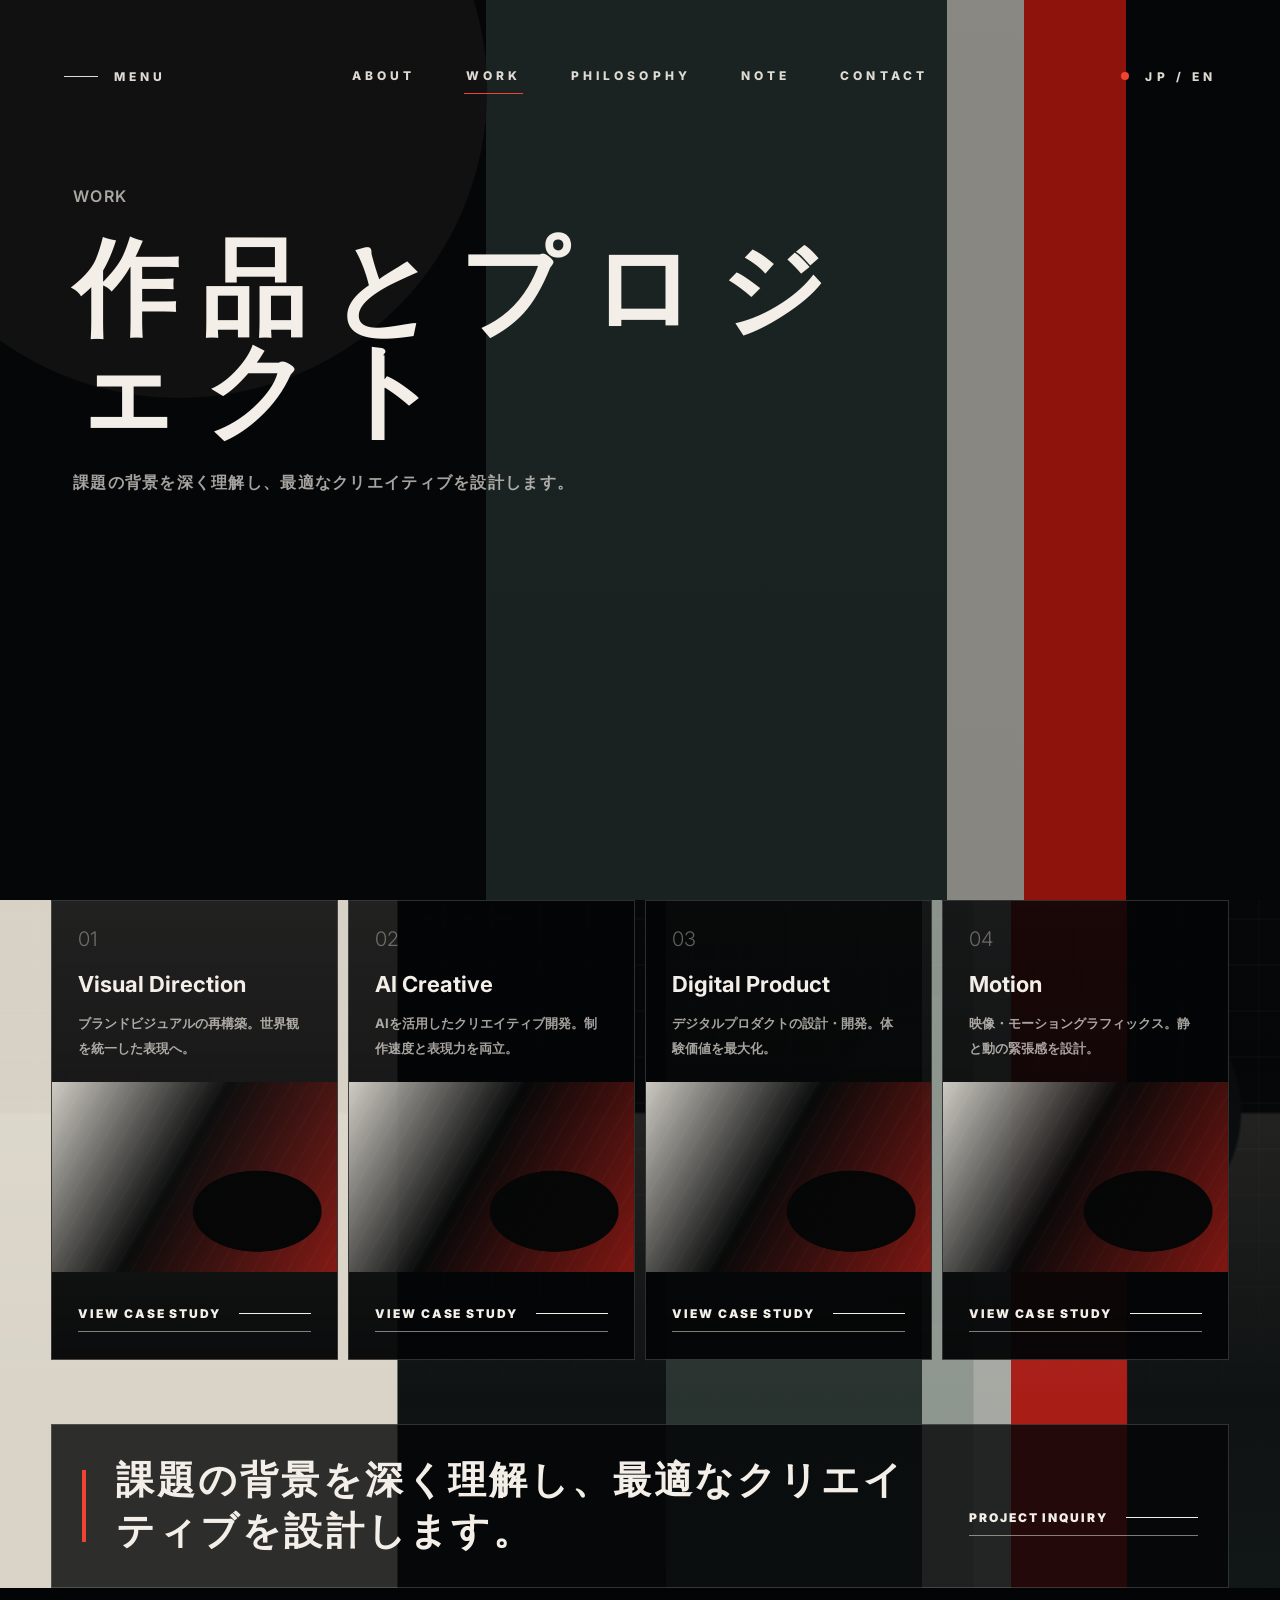
<file: about.html>
<!doctype html>
<html lang="ja">
  <head>
    <meta charset="utf-8" />
    <meta name="viewport" content="width=device-width, initial-scale=1" />
    <title>About | Hiro Sasaki</title>
    <link rel="stylesheet" href="./styles.css" />
  </head>
  <body class="page about" data-next="./work.html">
    <header class="site-header">
      <a class="menu-link" href="./index.html"><span></span>Menu</a>
      <nav class="site-nav" aria-label="Primary navigation">
        <a class="active" href="./about.html">About</a>
        <a href="./work.html">Work</a>
        <a href="./philosophy.html">Philosophy</a>
        <a href="./note.html">Note</a>
        <a href="./contact.html">Contact</a>
      </nav>
      <a class="lang-link" href="./en/about.html"><i></i>JP / EN</a>
    </header>
    <main>
      <section class="page-hero split">
        <div>
          <p class="kicker">About</p>
          <h1>美意識と探究心を、すべての表現に。</h1>
          <p>格闘技を通じて培った集中力と、細部へのこだわりを軸に、映像・ビジュアル・クリエイティブの領域で表現を続けています。</p>
        </div>
        <div class="page-art about-art" aria-hidden="true"></div>
      </section>
      <section class="text-grid">
        <article><span>01</span><h2>Origin</h2><p>身体で覚えた緊張感、準備、決断。そのすべてを表現の強度に変えています。</p></article>
        <article><span>02</span><h2>Vision</h2><p>見た目の派手さではなく、記憶に残る空気と構造を作ることを大切にしています。</p></article>
        <article><span>03</span><h2>Mode</h2><p>静けさ、余白、黒、赤、水面。相反する要素を組み合わせて、独自の存在感を作ります。</p></article>
      </section>
    </main>
    <script src="./script.js"></script>
  </body>
</html>
</file>
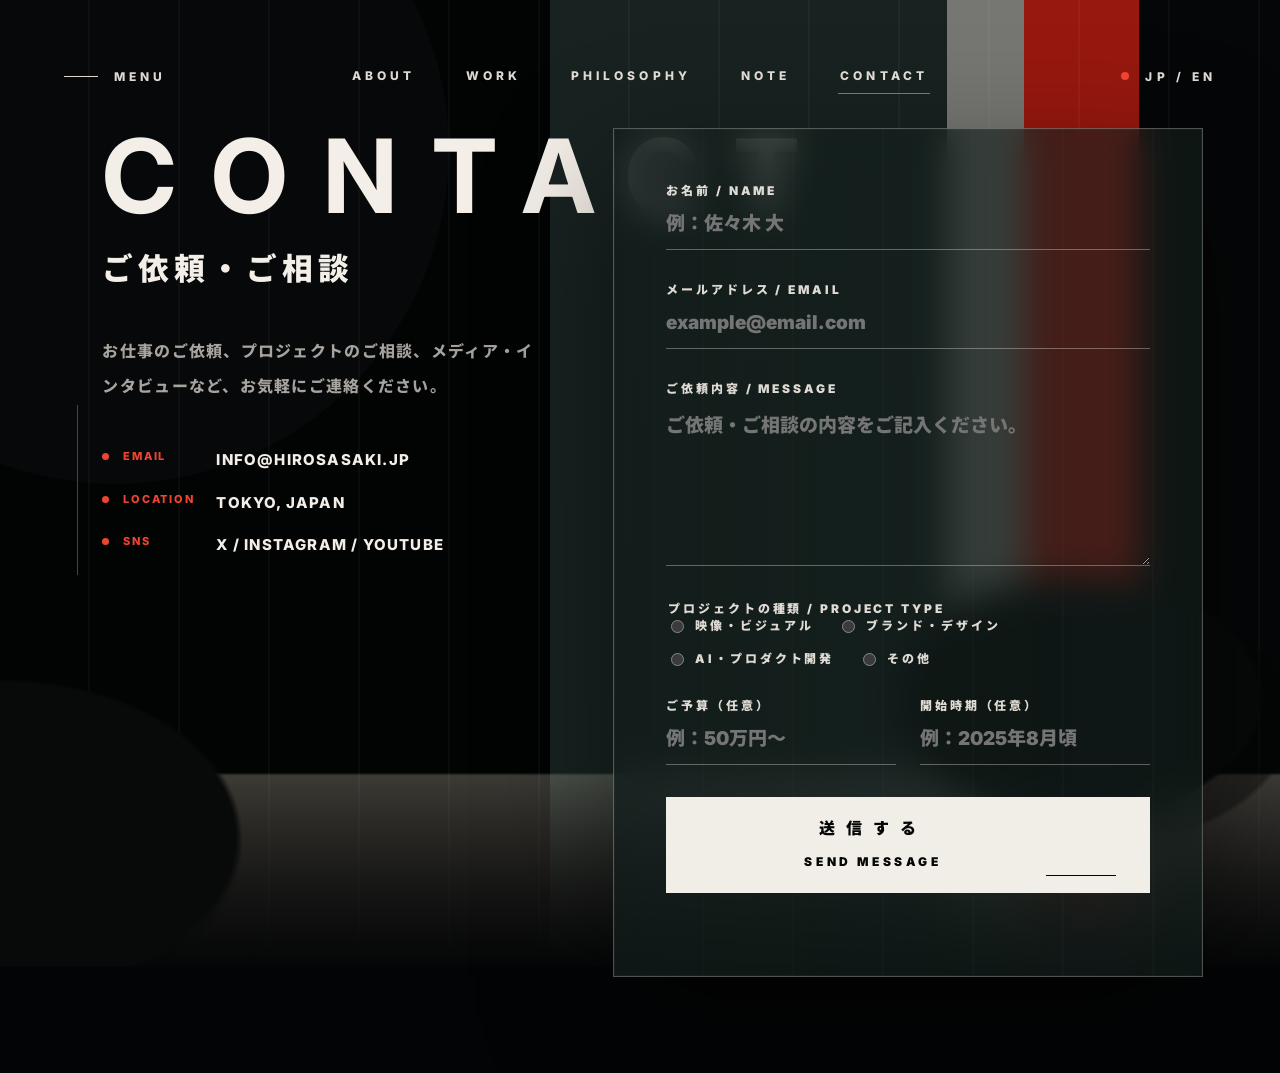
<file: contact.html>
<!doctype html>
<html lang="ja">
  <head>
    <meta charset="utf-8" />
    <meta name="viewport" content="width=device-width, initial-scale=1" />
    <title>Contact | Hiro Sasaki</title>
    <link rel="stylesheet" href="./styles.css" />
  </head>
  <body class="page contact">
    <header class="site-header">
      <a class="menu-link" href="./index.html"><span></span>Menu</a>
      <nav class="site-nav" aria-label="Primary navigation">
        <a href="./about.html">About</a><a href="./work.html">Work</a><a href="./philosophy.html">Philosophy</a><a href="./note.html">Note</a><a class="active" href="./contact.html">Contact</a>
      </nav>
      <a class="lang-link" href="./en/contact.html"><i></i>JP / EN</a>
    </header>
    <main>
      <section class="contact-layout">
        <aside>
          <p class="kicker">Contact</p>
          <h1>Contact</h1>
          <p class="contact-subtitle">ご依頼・ご相談</p>
          <p>お仕事のご依頼、プロジェクトのご相談、メディア・インタビューなど、お気軽にご連絡ください。</p>
          <dl><dt>Email</dt><dd>info@hirosasaki.jp</dd><dt>Location</dt><dd>Tokyo, Japan</dd><dt>SNS</dt><dd>X / Instagram / YouTube</dd></dl>
        </aside>
        <form class="contact-form" id="contact-form">
          <label>お名前 / Name<input name="name" autocomplete="name" placeholder="例：佐々木 大" required /></label>
          <label>メールアドレス / Email<input type="email" name="email" autocomplete="email" placeholder="example@email.com" required /></label>
          <label>ご依頼内容 / Message<textarea name="message" placeholder="ご依頼・ご相談の内容をご記入ください。" required></textarea></label>
          <fieldset><legend>プロジェクトの種類 / Project type</legend><label><input type="radio" name="type" />映像・ビジュアル</label><label><input type="radio" name="type" />ブランド・デザイン</label><label><input type="radio" name="type" />AI・プロダクト開発</label><label><input type="radio" name="type" />その他</label></fieldset>
          <div class="form-row"><label>ご予算（任意）<input name="budget" placeholder="例：50万円〜" /></label><label>開始時期（任意）<input name="start" placeholder="例：2025年8月頃" /></label></div>
          <button type="submit">送信する <span>Send message</span></button>
          <p class="form-status" role="status" aria-live="polite"></p>
        </form>
      </section>
    </main>
    <script src="./script.js"></script>
  </body>
</html>
</file>
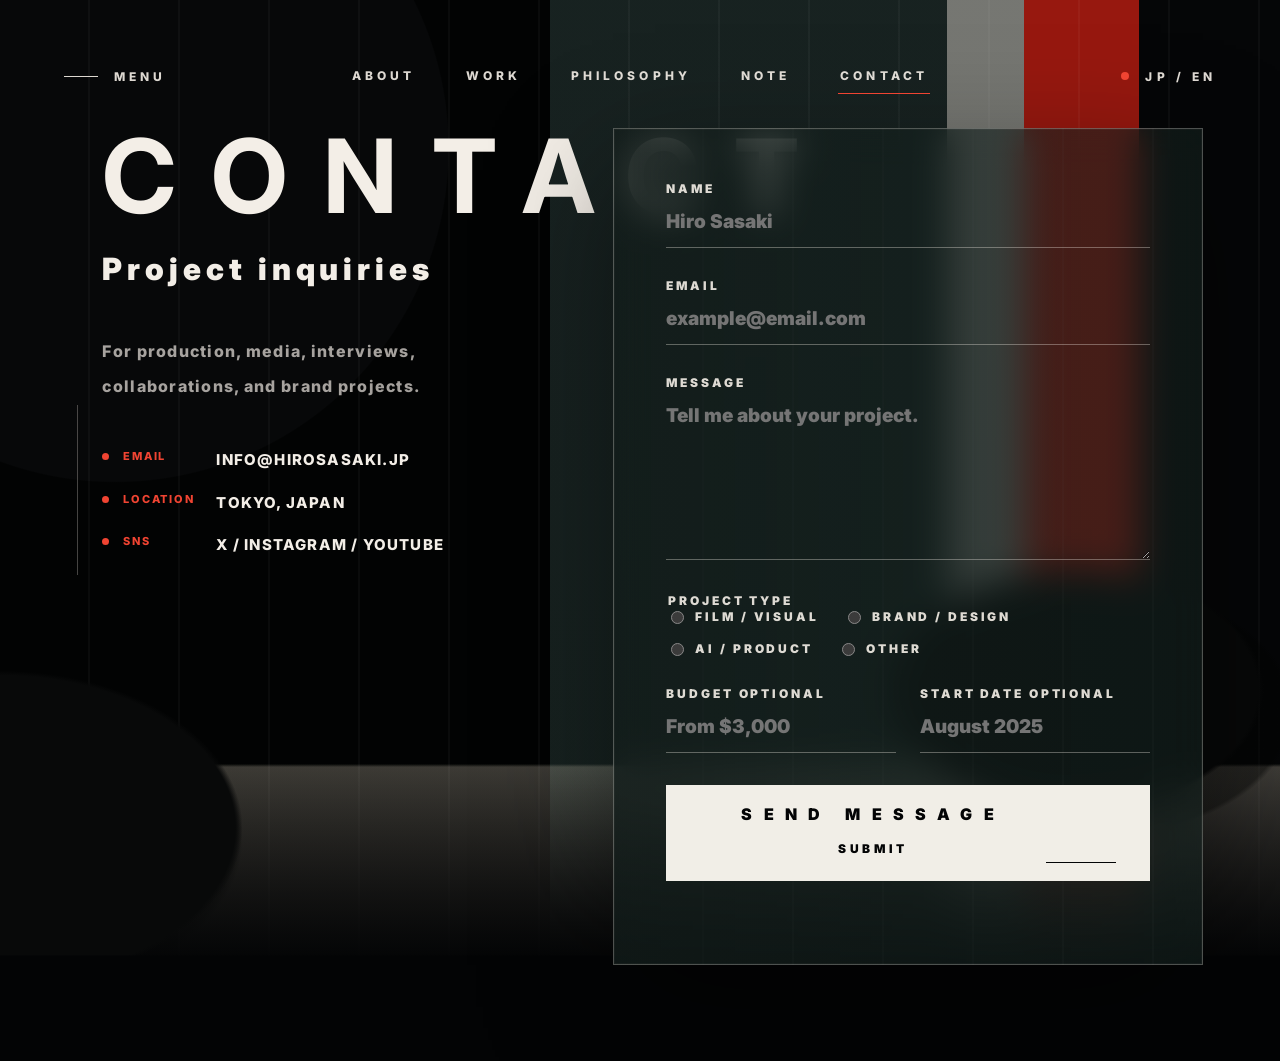
<file: en/contact.html>
<!doctype html>
<html lang="en">
  <head><meta charset="utf-8" /><meta name="viewport" content="width=device-width, initial-scale=1" /><title>Contact | Hiro Sasaki</title><link rel="stylesheet" href="../styles.css" /></head>
  <body class="page contact en">
    <header class="site-header"><a class="menu-link" href="./index.html"><span></span>Menu</a><nav class="site-nav"><a href="./about.html">About</a><a href="./work.html">Work</a><a href="./philosophy.html">Philosophy</a><a href="./note.html">Note</a><a class="active" href="./contact.html">Contact</a></nav><a class="lang-link" href="../contact.html"><i></i>JP / EN</a></header>
    <main><section class="contact-layout"><aside><p class="kicker">Contact</p><h1>Contact</h1><p class="contact-subtitle">Project inquiries</p><p>For production, media, interviews, collaborations, and brand projects.</p><dl><dt>Email</dt><dd>info@hirosasaki.jp</dd><dt>Location</dt><dd>Tokyo, Japan</dd><dt>SNS</dt><dd>X / Instagram / YouTube</dd></dl></aside><form class="contact-form" id="contact-form"><label>Name<input name="name" autocomplete="name" placeholder="Hiro Sasaki" required /></label><label>Email<input type="email" name="email" autocomplete="email" placeholder="example@email.com" required /></label><label>Message<textarea name="message" placeholder="Tell me about your project." required></textarea></label><fieldset><legend>Project type</legend><label><input type="radio" name="type" />Film / Visual</label><label><input type="radio" name="type" />Brand / Design</label><label><input type="radio" name="type" />AI / Product</label><label><input type="radio" name="type" />Other</label></fieldset><div class="form-row"><label>Budget optional<input name="budget" placeholder="From $3,000" /></label><label>Start date optional<input name="start" placeholder="August 2025" /></label></div><button type="submit">Send message <span>Submit</span></button><p class="form-status" role="status" aria-live="polite"></p></form></section></main><script src="../script.js"></script>
  </body>
</html>
</file>
<file: styles.css>
@import url("https://fonts.googleapis.com/css2?family=Inter:wght@400;600;700;800;900&family=Noto+Sans+JP:wght@400;500;700;900&family=Noto+Serif+JP:wght@500;700&display=swap");

:root {
  color-scheme: dark;
  --bg: #030405;
  --ink: #f3eee7;
  --muted: rgba(243, 238, 231, 0.68);
  --soft: rgba(243, 238, 231, 0.44);
  --faint: rgba(243, 238, 231, 0.18);
  --hairline: rgba(243, 238, 231, 0.28);
  --red: #f04432;
  --glass: rgba(18, 30, 28, 0.58);
  --panel: rgba(2, 4, 5, 0.86);
}

* { box-sizing: border-box; }

main,
section,
article,
aside,
form,
div {
  min-width: 0;
}

html {
  scroll-behavior: smooth;
  scroll-snap-type: y proximity;
}

body {
  margin: 0;
  min-width: 320px;
  overflow-x: hidden;
  background: var(--bg);
  color: var(--ink);
  font-family: Inter, "Noto Sans JP", system-ui, sans-serif;
  letter-spacing: 0;
  opacity: 0;
  transform: translateY(10px);
  transition: opacity .45s ease, transform .45s ease, filter .28s ease;
}

body.is-loaded {
  opacity: 1;
  transform: translateY(0);
}

body.is-leaving {
  opacity: 0;
  filter: blur(10px);
  transform: translateY(-8px);
}

body::before {
  position: fixed;
  inset: 0;
  z-index: -3;
  content: "";
  background:
    linear-gradient(90deg, rgba(245, 238, 224, .88) 0 31%, transparent 31.1%),
    radial-gradient(circle at 31% 15%, #050607 0 24vw, transparent 24.1vw),
    linear-gradient(90deg, transparent 0 52%, rgba(90, 110, 101, .34) 52% 76%, transparent 76.1%),
    linear-gradient(90deg, transparent 0 72%, rgba(224, 226, 217, .72) 72% 79%, #a71912 79% 88%, transparent 88.1%),
    linear-gradient(180deg, #0a0d0e 0, #050607 67%, #0d1111 100%);
}

body::after {
  position: fixed;
  inset: 0;
  z-index: -2;
  pointer-events: none;
  content: "";
  background:
    radial-gradient(ellipse at 87% 70%, rgba(4, 5, 5, .98) 0 8%, transparent 8.2%),
    radial-gradient(ellipse at 75% 73%, rgba(5, 6, 6, .98) 0 10%, transparent 10.3%),
    linear-gradient(180deg, transparent 0 70%, rgba(210, 201, 182, .14) 70.2%, rgba(5, 6, 6, .86) 88%),
    repeating-linear-gradient(90deg, transparent 0 34px, rgba(255,255,255,.025) 35px, transparent 36px),
    repeating-linear-gradient(180deg, transparent 0 44px, rgba(255,255,255,.035) 45px, transparent 46px);
  mix-blend-mode: screen;
}

a { color: inherit; text-decoration: none; }
img { display: block; }

.site-header {
  position: fixed;
  top: 0;
  left: 0;
  right: 0;
  z-index: 30;
  display: grid;
  grid-template-columns: minmax(120px, .5fr) minmax(0, 1fr) minmax(120px, .5fr);
  align-items: center;
  padding: clamp(28px, 4.8vw, 58px) clamp(30px, 5vw, 72px);
  pointer-events: auto;
}

.menu-link,
.lang-link,
.site-nav {
  display: flex;
  align-items: center;
  gap: 16px;
  color: rgba(245, 240, 232, .9);
  font-size: 12px;
  font-weight: 800;
  letter-spacing: .34em;
  text-transform: uppercase;
}

.menu-link span {
  width: 34px;
  height: 1px;
  background: currentColor;
}

.lang-link { justify-content: flex-end; }
.lang-link i {
  width: 8px;
  height: 8px;
  border-radius: 50%;
  background: var(--red);
}

.site-nav {
  justify-content: center;
  gap: clamp(26px, 3.6vw, 62px);
}

.site-nav a {
  position: relative;
  display: inline-flex;
  min-height: 36px;
  align-items: center;
  padding: 8px 2px 10px;
}

.site-nav a::after {
  position: absolute;
  left: 0;
  right: 0;
  bottom: 0;
  height: 1px;
  content: "";
  background: var(--red);
  transform: scaleX(0);
  transition: transform .24s ease;
}

.site-nav a:hover::after,
.site-nav a.active::after {
  transform: scaleX(1);
}

main { min-height: 100svh; }

.hero {
  position: relative;
  min-height: 100svh;
  overflow: hidden;
  scroll-snap-align: start;
}

.hero-art {
  position: absolute;
  inset: 0;
  z-index: -1;
  overflow: hidden;
  background:
    linear-gradient(90deg, rgba(245, 238, 224, .88) 0 32%, transparent 32.2%),
    radial-gradient(circle at 34% 16%, #050607 0 25.5vw, transparent 25.6vw),
    linear-gradient(90deg, transparent 0 52%, rgba(86, 110, 101, .32) 52% 73%, rgba(232,230,220,.76) 73% 79%, #9d160f 79% 88%, rgba(6,7,7,.94) 88%),
    linear-gradient(180deg, #080a0b 0, #060707 62%, #101414 100%);
}

.hero-art::before,
.hero-art::after {
  position: absolute;
  content: "";
  pointer-events: none;
}

.hero-art::before {
  inset: 0;
  background:
    linear-gradient(165deg, rgba(255,255,255,.38) 0 10%, transparent 10.2% 100%),
    radial-gradient(ellipse at 91% 63%, #111 0 9%, transparent 9.3%),
    radial-gradient(ellipse at 77% 69%, #080909 0 8%, transparent 8.4%),
    linear-gradient(180deg, transparent 0 69%, rgba(222,211,190,.12) 69.2%, rgba(4,5,5,.9) 92%),
    repeating-linear-gradient(90deg, transparent 0 30px, rgba(255,255,255,.042) 31px, transparent 33px),
    repeating-linear-gradient(180deg, transparent 0 52px, rgba(255,255,255,.028) 53px, transparent 54px);
  mix-blend-mode: screen;
}

.hero-art::after {
  inset: 0;
  background:
    linear-gradient(100deg, rgba(0,0,0,.16), transparent 30%, rgba(0,0,0,.46) 100%),
    radial-gradient(circle at 12% 21%, rgba(0,0,0,.22), transparent 19%);
}

.hero-copy {
  position: absolute;
  left: clamp(36px, 11vw, 180px);
  top: 43%;
  transform: translateY(-50%);
  width: min(760px, 66vw);
}

.hero-rule {
  position: absolute;
  left: -82px;
  top: -36px;
  width: 1px;
  height: 360px;
  background: rgba(245, 240, 232, .44);
}

h1, h2, h3, p, figure { margin-top: 0; }

.hero h1 {
  margin: 0 0 24px;
  font-family: "Noto Serif JP", Georgia, serif;
  font-size: clamp(68px, 7.2vw, 122px);
  font-weight: 500;
  line-height: 1;
  letter-spacing: .2em;
}

.hero h1 span,
.hero h1 small { display: block; }

.hero h1 small {
  margin-top: 18px;
  font-family: Inter, sans-serif;
  font-size: clamp(24px, 2.2vw, 34px);
  font-weight: 600;
  letter-spacing: .56em;
  text-transform: uppercase;
}

.jp-line,
.en-line {
  margin: 0;
  font-size: 13px;
  font-weight: 700;
  letter-spacing: .28em;
}

.en-line {
  margin-top: 15px;
  color: var(--muted);
  text-transform: uppercase;
}

.hero-contact {
  position: absolute;
  right: clamp(32px, 7vw, 96px);
  bottom: clamp(42px, 7vw, 92px);
  display: flex;
  align-items: center;
  gap: 22px;
  font-size: 12px;
  font-weight: 900;
  letter-spacing: .32em;
  text-transform: uppercase;
}

.hero-contact span,
.scroll-cue i,
.panel-row a::after,
.work-grid a::after,
.statement a::after {
  display: block;
  width: 72px;
  height: 1px;
  background: currentColor;
  content: "";
}

.scroll-cue {
  position: absolute;
  left: clamp(26px, 6vw, 96px);
  bottom: clamp(28px, 6vw, 74px);
  display: grid;
  justify-items: center;
  gap: 12px;
  color: var(--muted);
  font-size: 11px;
  font-weight: 900;
  letter-spacing: .18em;
  text-transform: uppercase;
}

.scroll-cue i {
  width: 1px;
  height: 44px;
}

.panel-row {
  display: grid;
  grid-template-columns: repeat(3, minmax(0, 1fr));
  min-height: 335px;
  border-top: 1px solid var(--faint);
  border-bottom: 1px solid var(--faint);
  background: #030405;
  scroll-snap-align: start;
}

.panel-row article {
  position: relative;
  min-height: 335px;
  border-right: 1px solid var(--faint);
  padding: clamp(30px, 3.2vw, 54px);
  overflow: hidden;
}

.panel-row article:nth-child(1)::after,
.panel-row article:nth-child(2)::after,
.panel-row article:nth-child(3)::after {
  position: absolute;
  inset: auto 0 0 auto;
  width: 38%;
  height: 100%;
  content: "";
  opacity: .9;
  background:
    radial-gradient(ellipse at 60% 84%, rgba(245,238,224,.3), transparent 30%),
    linear-gradient(135deg, transparent, rgba(245,238,224,.12)),
    repeating-linear-gradient(110deg, transparent 0 13px, rgba(255,255,255,.08) 14px, transparent 16px);
  filter: contrast(1.2);
}

.panel-row article:nth-child(1)::after { background-position: 22% 86%; }
.panel-row article:nth-child(2)::after { background-position: 60% 86%; }
.panel-row article:nth-child(3)::after { background-position: 93% 84%; }

.panel-row span,
.work-grid span,
.manifesto span,
.article-list span {
  display: block;
  color: rgba(245,240,232,.38);
  font-size: 26px;
  font-weight: 300;
}

.panel-row h2 {
  margin: 16px 0 28px;
  font-size: clamp(24px, 2vw, 33px);
  letter-spacing: .24em;
  text-transform: uppercase;
}

.panel-row p,
.work-grid p,
.manifesto p,
.article-list p {
  color: var(--muted);
  font-size: 13px;
  font-weight: 700;
  line-height: 1.9;
}

.panel-row a,
.work-grid a,
.statement a {
  position: relative;
  z-index: 1;
  display: flex;
  align-items: center;
  gap: 18px;
  width: max-content;
  margin-top: 34px;
  border-bottom: 1px solid rgba(245,240,232,.5);
  padding-bottom: 10px;
  font-size: 12px;
  font-weight: 900;
  letter-spacing: .16em;
  text-transform: uppercase;
}

.page-hero {
  position: relative;
  min-height: 100svh;
  padding: clamp(140px, 14vw, 185px) clamp(48px, 5.7vw, 88px) clamp(54px, 8vw, 96px);
  overflow: hidden;
  scroll-snap-align: start;
}

.page-hero::after {
  position: absolute;
  inset: 0;
  z-index: -1;
  content: "";
  background:
    radial-gradient(circle at 14% 10%, #111 0 24vw, transparent 24.1vw),
    linear-gradient(90deg, rgba(5,6,7,.94) 0 38%, rgba(42,58,54,.56) 38% 74%, rgba(231,229,219,.58) 74% 80%, #8e130d 80% 88%, rgba(5,6,7,.96) 88%),
    linear-gradient(180deg, #050607, #030405);
  filter: none;
}

.kicker {
  margin: 0 0 22px;
  color: var(--red);
  font-size: 12px;
  font-weight: 900;
  letter-spacing: .36em;
  text-transform: uppercase;
}

.page-hero h1 {
  max-width: 860px;
  margin-bottom: 24px;
  font-size: clamp(76px, 8.2vw, 132px);
  line-height: .98;
  letter-spacing: .22em;
  text-transform: uppercase;
}

.page-hero p {
  max-width: 760px;
  color: var(--muted);
  font-size: 16px;
  font-weight: 600;
  line-height: 2.15;
  letter-spacing: .08em;
}

.split {
  display: grid;
  grid-template-columns: minmax(0, .9fr) minmax(300px, .55fr);
  gap: clamp(24px, 6vw, 88px);
  align-items: center;
}

.page-art {
  min-height: 520px;
  border: 1px solid var(--faint);
  background:
    linear-gradient(90deg, rgba(88, 114, 104, .42), rgba(5,6,7,.72)),
    repeating-linear-gradient(90deg, rgba(255,255,255,.12) 0 1px, transparent 1px 42px),
    radial-gradient(ellipse at 80% 78%, #070808 0 24%, transparent 24.3%);
  box-shadow: 0 40px 120px rgba(0,0,0,.42);
}

.text-grid,
.manifesto {
  display: grid;
  grid-template-columns: repeat(3, minmax(0, 1fr));
  border-top: 1px solid var(--faint);
  border-bottom: 1px solid var(--faint);
  background: rgba(3,4,5,.9);
}

.text-grid article,
.manifesto article {
  min-height: 320px;
  border-right: 1px solid var(--faint);
  padding: clamp(28px, 4vw, 56px);
}

.text-grid h2,
.manifesto h2 {
  margin: 26px 0 18px;
  font-size: clamp(28px, 3.4vw, 54px);
  line-height: 1.08;
}

.work-grid {
  display: grid;
  grid-template-columns: repeat(4, minmax(0, 1fr));
  gap: 10px;
  padding: 0 clamp(18px, 4vw, 52px) clamp(28px, 5vw, 64px);
}

.work-grid article {
  border: 1px solid var(--faint);
  background:
    linear-gradient(180deg, rgba(3,4,5,.86), rgba(3,4,5,.96)),
    repeating-linear-gradient(90deg, transparent 0 46px, rgba(255,255,255,.04) 47px, transparent 48px);
  min-height: 460px;
  padding: 26px;
}

.work-grid span {
  font-size: 20px;
}

.work-grid h2 {
  margin: 20px 0 14px;
  font-size: 22px;
}

.thumb {
  height: 190px;
  margin: 22px -26px 0;
  background:
    radial-gradient(ellipse at 72% 68%, rgba(5,6,6,.98) 0 22%, transparent 22.4%),
    linear-gradient(120deg, rgba(242,238,229,.84), rgba(9,10,10,.72) 45%, rgba(176,30,23,.72)),
    repeating-linear-gradient(120deg, transparent 0 12px, rgba(255,255,255,.07) 13px, transparent 15px);
}

.thumb.ink { background-position: 18% 86%; }
.thumb.rain { background-position: 58% 82%; }
.thumb.product { background-position: 72% 78%; }
.thumb.red { background-position: 92% 82%; }

.statement {
  display: grid;
  grid-template-columns: 6px minmax(0, 1fr) auto;
  gap: 28px;
  align-items: center;
  margin: 0 clamp(18px, 4vw, 52px) clamp(68px, 8vw, 110px);
  border: 1px solid var(--faint);
  background: rgba(3,4,5,.8);
  padding: 30px;
}

.statement i {
  display: block;
  width: 4px;
  height: 72px;
  background: var(--red);
}

.statement h2 {
  margin: 0;
  font-size: clamp(24px, 3vw, 42px);
  letter-spacing: .08em;
}

.note-layout,
.contact-layout {
  display: grid;
  grid-template-columns: minmax(260px, .44fr) minmax(0, 1fr);
  gap: clamp(28px, 6vw, 88px);
  padding: clamp(120px, 13vw, 170px) clamp(22px, 6vw, 82px) clamp(52px, 8vw, 96px);
}

.note-layout aside,
.contact-layout aside {
  position: sticky;
  top: 120px;
  align-self: start;
}

.note-layout h1,
.contact-layout h1 {
  margin-bottom: 24px;
  font-size: clamp(54px, 8vw, 118px);
  letter-spacing: .14em;
  text-transform: uppercase;
}

.note-layout aside p,
.contact-layout aside p,
dl {
  color: var(--muted);
  font-size: 15px;
  font-weight: 800;
  line-height: 1.9;
}

dt {
  margin-top: 18px;
  color: var(--red);
  font-size: 11px;
  letter-spacing: .16em;
  text-transform: uppercase;
}

dd { margin: 6px 0 0; }

.article-list {
  display: grid;
  gap: 0;
}

.article-list article {
  display: grid;
  grid-template-columns: minmax(160px, .3fr) minmax(0, 1fr) 40px;
  gap: 28px;
  align-items: center;
  border-bottom: 1px solid var(--faint);
  padding: 18px 0;
}

.article-list span {
  color: rgba(245,240,232,.48);
  font-size: 12px;
  font-weight: 900;
  letter-spacing: .08em;
  text-transform: uppercase;
}

.article-list h2 {
  margin: 10px 0;
  font-size: clamp(20px, 2vw, 34px);
}

.note-thumb {
  min-height: 126px;
  background:
    radial-gradient(ellipse at 72% 78%, rgba(5,6,6,.98) 0 26%, transparent 26.4%),
    linear-gradient(115deg, rgba(238,232,220,.76), rgba(48,68,62,.54) 45%, rgba(155,24,18,.72)),
    repeating-linear-gradient(90deg, transparent 0 18px, rgba(255,255,255,.05) 19px, transparent 20px);
}
.note-thumb.a { background-position: 16% 30%; }
.note-thumb.b { background-position: 58% 54%; }
.note-thumb.c { background-position: 20% 88%; }
.note-thumb.d { background-position: 62% 86%; }

.subscribe-form {
  display: grid;
  grid-template-columns: minmax(220px, .5fr) 1fr auto;
  gap: 28px;
  align-items: end;
  margin: 0 clamp(22px, 6vw, 82px) clamp(60px, 8vw, 100px);
  border-top: 1px solid var(--faint);
  padding-top: 24px;
}

input,
textarea,
button {
  font: inherit;
}

input,
textarea {
  width: 100%;
  border: 0;
  border-bottom: 1px solid rgba(245,240,232,.34);
  border-radius: 0;
  padding: 14px 0;
  background: transparent;
  color: var(--ink);
  outline: none;
}

input:focus,
textarea:focus {
  border-color: var(--red);
}

textarea {
  min-height: 150px;
  resize: vertical;
}

button {
  min-height: 58px;
  border: 1px solid var(--faint);
  background: var(--ink);
  color: var(--bg);
  padding: 0 34px;
  cursor: pointer;
  font-weight: 900;
  letter-spacing: .14em;
  text-transform: uppercase;
  transition: transform .22s ease, background .22s ease, border-color .22s ease;
}

button:hover {
  border-color: rgba(245, 240, 232, .54);
  transform: translateY(-2px);
}

button:active {
  transform: translateY(0);
}

.contact-form {
  display: grid;
  gap: 30px;
  border: 1px solid var(--hairline);
  background:
    linear-gradient(90deg, rgba(18, 28, 26, .8), rgba(20, 34, 31, .58)),
    repeating-linear-gradient(90deg, transparent 0 88px, rgba(255,255,255,.08) 89px, transparent 90px);
  padding: clamp(32px, 4.1vw, 64px);
  backdrop-filter: blur(18px);
  box-shadow: inset 0 0 0 1px rgba(255,255,255,.03), 0 42px 120px rgba(0,0,0,.42);
}

.contact-form label,
.subscribe-form label,
legend {
  color: rgba(245,240,232,.9);
  font-size: 12px;
  font-weight: 900;
  letter-spacing: .14em;
  text-transform: uppercase;
}

fieldset {
  display: flex;
  flex-wrap: wrap;
  gap: 16px 24px;
  border: 0;
  margin: 0;
  padding: 0;
}

fieldset label {
  display: inline-flex;
  align-items: center;
  gap: 8px;
  letter-spacing: 0;
  text-transform: none;
}

fieldset input {
  width: auto;
}

.form-row {
  display: grid;
  grid-template-columns: 1fr 1fr;
  gap: 24px;
}

.form-status {
  margin: 0;
  color: var(--muted);
  font-weight: 800;
}

.is-submitted .form-status {
  color: var(--ink);
}

@media (prefers-reduced-motion: reduce) {
  html {
    scroll-behavior: auto;
  }

  body,
  button {
    transition: none;
  }
}

.top { --page-art: none; }
.about,
.work,
.philosophy,
.note,
.contact,
.en.top,
.en.about,
.en.work,
.en.philosophy,
.en.note,
.en.contact { --page-art: none; }

.contact {
  background:
    radial-gradient(circle at 8% 15%, #090b0c 0 25vw, transparent 25.1vw),
    linear-gradient(90deg, #030405 0 43%, rgba(48,68,62,.46) 43% 74%, rgba(230,229,218,.58) 74% 80%, #99180f 80% 89%, #050607 89%);
}

.contact::before {
  background:
    radial-gradient(circle at 9% 14%, #070809 0 26vw, transparent 26.1vw),
    linear-gradient(90deg, #020303 0 43%, rgba(42,62,58,.5) 43% 74%, rgba(221,222,212,.52) 74% 80%, #97180f 80% 89%, #050607 89%),
    linear-gradient(180deg, #050607 0, #030405 100%);
}

.contact::after {
  background:
    radial-gradient(ellipse at 86% 67%, rgba(4,5,5,.98) 0 12%, transparent 12.4%),
    radial-gradient(ellipse at 0% 79%, rgba(4,5,5,.98) 0 13%, transparent 13.4%),
    linear-gradient(180deg, transparent 0 72%, rgba(224,213,192,.14) 72.3%, rgba(3,4,5,.92) 91%),
    repeating-linear-gradient(90deg, transparent 0 88px, rgba(255,255,255,.035) 89px, transparent 90px);
  mix-blend-mode: normal;
}

.contact main {
  position: relative;
  min-height: 100svh;
  overflow: hidden;
}

.contact main::before,
.contact main::after {
  position: fixed;
  z-index: -1;
  content: "";
  pointer-events: none;
}

.contact main::before {
  inset: 0;
  background:
    radial-gradient(ellipse at 84% 65%, #070808 0 12%, transparent 12.4%),
    radial-gradient(ellipse at 0% 78%, #080909 0 13%, transparent 13.4%),
    linear-gradient(180deg, transparent 0 72%, rgba(224,213,192,.14) 72.3%, rgba(3,4,5,.92) 91%),
    repeating-linear-gradient(90deg, transparent 0 88px, rgba(255,255,255,.035) 89px, transparent 90px);
}

.contact main::after {
  inset: 0;
  background: linear-gradient(180deg, transparent 0 90%, #030405 90.1%);
}

.contact-layout {
  min-height: 100svh;
  grid-template-columns: minmax(420px, .8fr) minmax(560px, 1fr);
  gap: clamp(40px, 5vw, 88px);
  align-items: center;
  padding-top: clamp(120px, 10vw, 160px);
}

.contact-layout aside {
  position: relative;
  top: auto;
  padding-left: clamp(16px, 2vw, 28px);
}

.contact-layout aside::after {
  position: absolute;
  left: 0;
  bottom: 0;
  width: 1px;
  height: 170px;
  background: var(--hairline);
  content: "";
}

.contact-layout .kicker {
  display: none;
}

.contact-layout h1 {
  margin: 0 0 24px;
  font-size: clamp(88px, 8vw, 132px);
  font-weight: 700;
  line-height: .94;
  letter-spacing: .34em;
}

.contact-layout .contact-subtitle {
  margin: 0;
  color: var(--ink);
  font-size: clamp(28px, 2.4vw, 42px);
  font-weight: 900;
  letter-spacing: .16em;
  line-height: 1.35;
}

.contact-layout aside p {
  max-width: 520px;
  margin-top: 44px;
  font-size: 16px;
  line-height: 2.2;
  letter-spacing: .08em;
}

.contact-layout dl {
  display: grid;
  grid-template-columns: auto 1fr;
  gap: 14px 22px;
  max-width: 520px;
  margin-top: 42px;
}

.contact-layout dt {
  margin: 0;
}

.contact-layout dt::before {
  display: inline-block;
  width: 7px;
  height: 7px;
  margin-right: 14px;
  border-radius: 50%;
  background: var(--red);
  content: "";
}

.contact-layout dd {
  margin: 0;
  color: var(--ink);
  font-size: 15px;
  letter-spacing: .08em;
  text-transform: uppercase;
}

.contact-form label,
.subscribe-form label,
legend {
  font-size: 12px;
  letter-spacing: .24em;
}

.contact-form input,
.contact-form textarea {
  font-size: 19px;
  color: rgba(243, 238, 231, .86);
}

.contact-form textarea {
  min-height: 170px;
}

.contact-form button {
  display: grid;
  grid-template-columns: 1fr auto;
  align-items: center;
  min-height: 96px;
  margin-top: 2px;
  border: 0;
  background: #f1eee7;
  color: #030405;
  font-size: 16px;
  letter-spacing: .7em;
}

.contact-form button::after {
  width: 70px;
  height: 1px;
  background: currentColor;
  content: "";
}

.contact-form button span {
  grid-column: 1;
  display: block;
  margin-top: -28px;
  font-size: 12px;
  letter-spacing: .3em;
}

@media (max-width: 980px) {
  .site-header {
    grid-template-columns: auto 1fr auto;
    padding: 18px;
  }
  .site-nav {
    justify-content: flex-end;
    gap: 12px;
  }
  .site-nav a:nth-child(3) {
    display: none;
  }
  .menu-link {
    font-size: 0;
  }
  .hero-copy {
    left: 28px;
    width: calc(100% - 56px);
  }
  .hero-rule,
  .scroll-cue {
    display: none;
  }
  .panel-row,
  .text-grid,
  .manifesto,
  .work-grid,
  .note-layout,
  .contact-layout,
  .subscribe-form,
  .split {
    grid-template-columns: 1fr;
  }
  .page-art {
    min-height: 360px;
  }
  .statement {
    grid-template-columns: 4px 1fr;
  }
  .statement a {
    grid-column: 2;
  }
  .article-list article {
    grid-template-columns: 1fr;
  }
  .note-layout aside,
  .contact-layout aside {
    position: static;
  }
  .contact-layout {
    align-items: start;
    gap: 38px;
  }
  .contact-layout h1 {
    font-size: clamp(54px, 14vw, 96px);
    letter-spacing: .2em;
  }
  .contact-layout dl {
    grid-template-columns: 1fr;
    gap: 6px;
  }
}

@media (max-width: 620px) {
  .site-header {
    grid-template-columns: 1fr auto;
    gap: 16px;
  }
  .site-nav {
    grid-column: 1 / -1;
    grid-row: 2;
    justify-content: flex-start;
    overflow-x: auto;
    padding-bottom: 4px;
  }
  .lang-link {
    font-size: 10px;
  }
  .site-nav a {
    font-size: 10px;
  }
  .hero h1 {
    font-size: clamp(54px, 17vw, 82px);
  }
  .hero h1 small {
    font-size: 15px;
    letter-spacing: .28em;
  }
  .hero-contact {
    display: none;
  }
  .form-row {
    grid-template-columns: 1fr;
  }
  .contact-layout {
    padding-top: 150px;
  }
  .contact-layout h1 {
    max-width: 100%;
    font-size: clamp(42px, 14vw, 58px);
    letter-spacing: .11em;
    overflow-wrap: anywhere;
  }
  .contact-layout .contact-subtitle {
    font-size: 26px;
  }
  .contact-form {
    margin-inline: -10px;
    padding: 28px 24px;
  }
  .contact-layout aside p,
  .contact-layout dd,
  .contact-form input,
  .contact-form textarea {
    overflow-wrap: anywhere;
  }
  .contact-form button {
    min-height: 78px;
    font-size: 13px;
    letter-spacing: .44em;
  }
}
</file>
